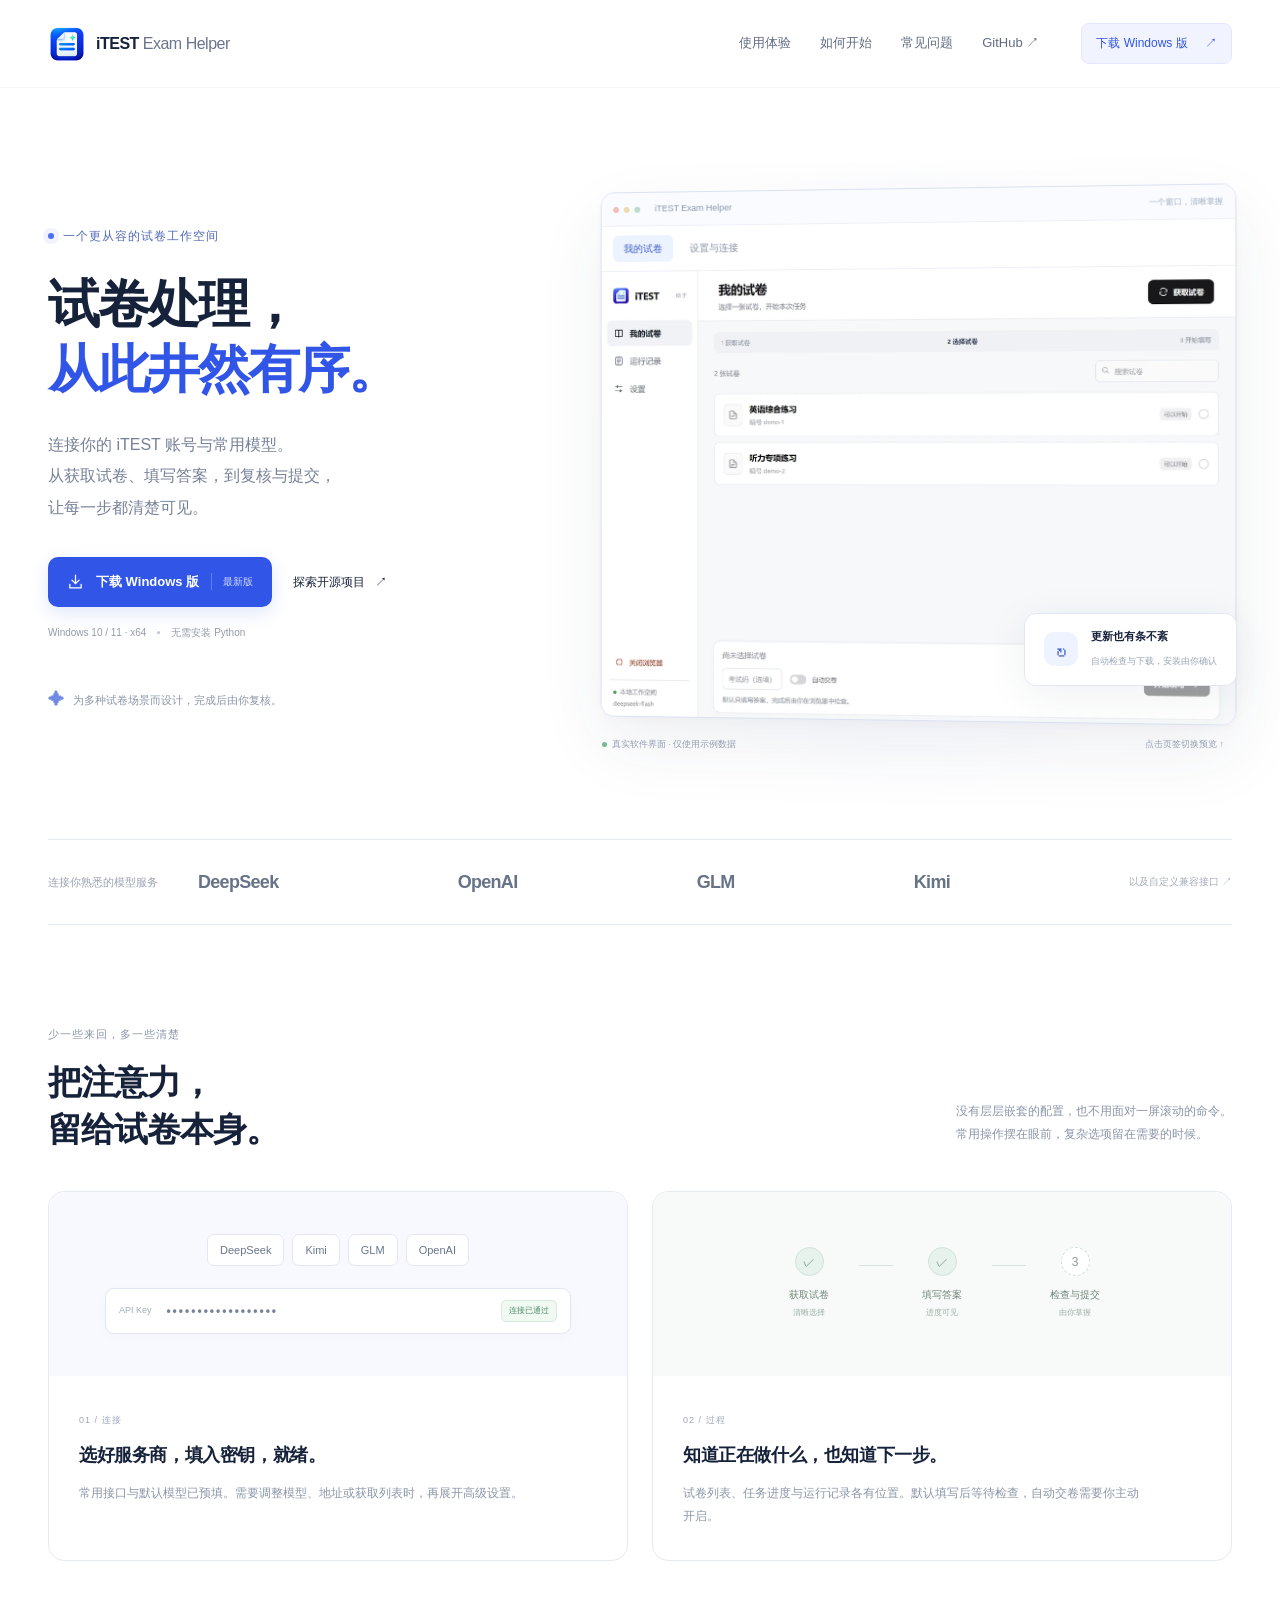
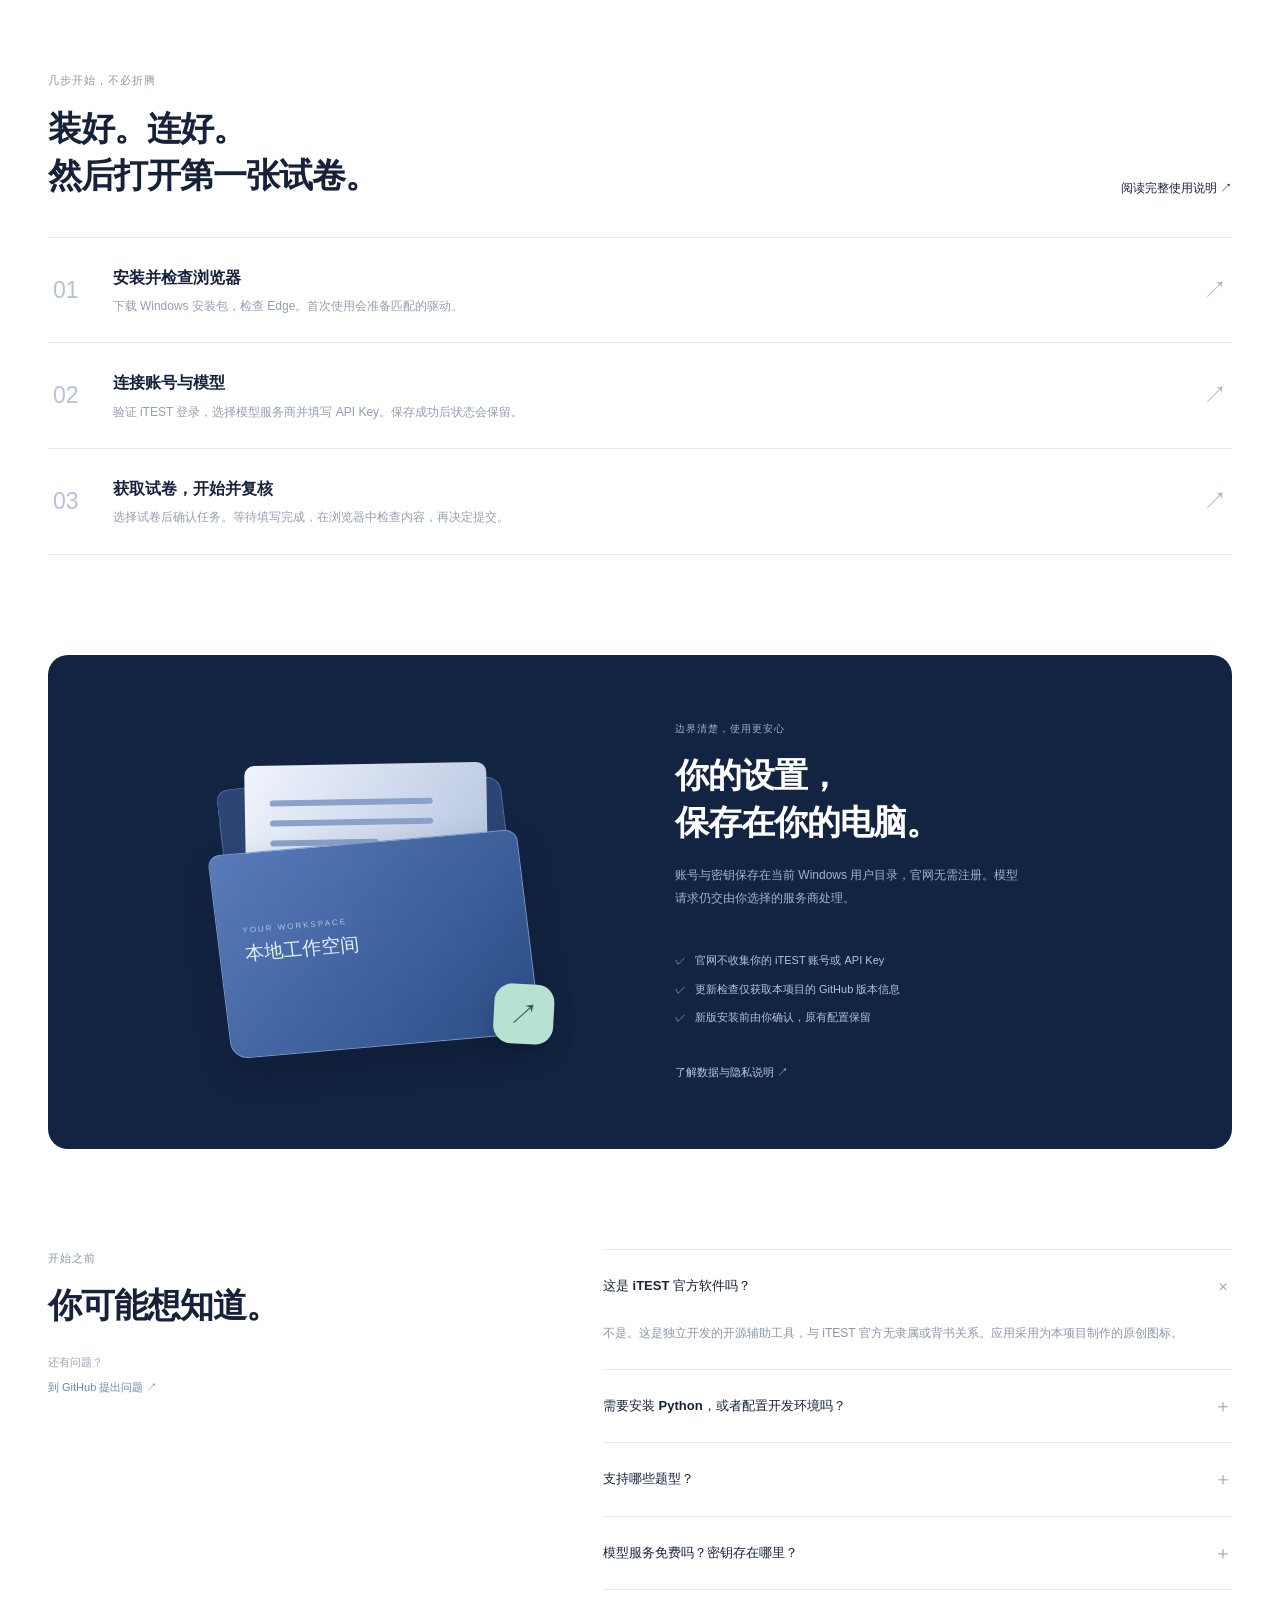
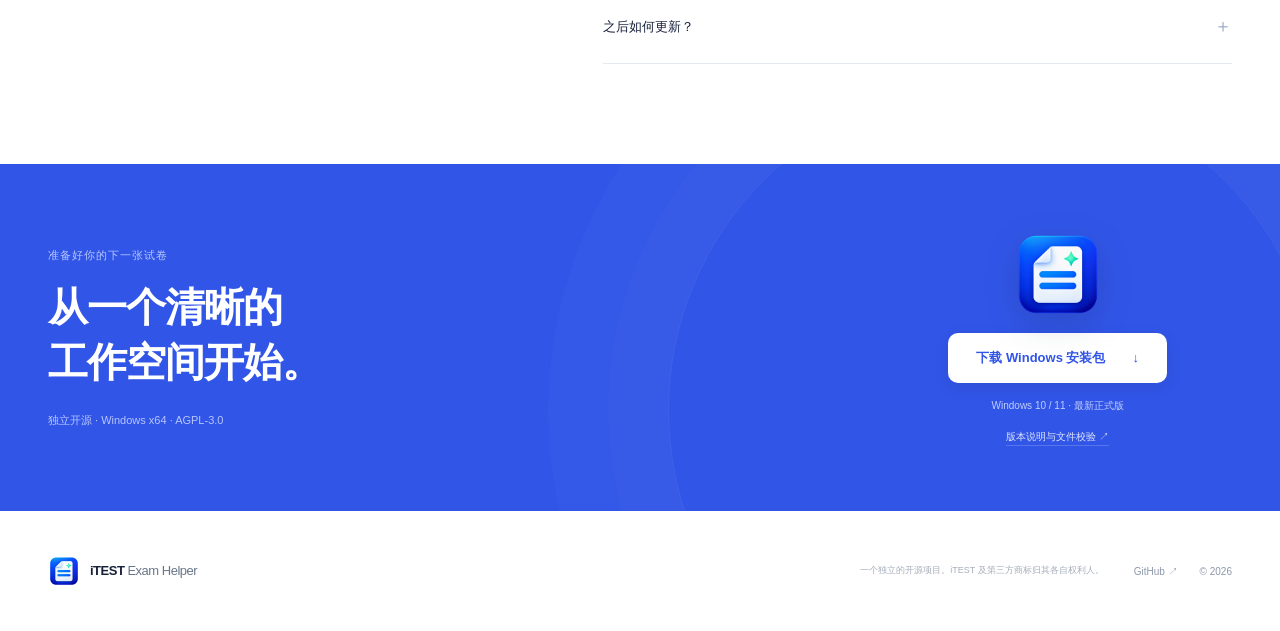
<file: website/index.html>
<!-- SPDX-License-Identifier: MIT -->
<!doctype html>
<html lang="zh-CN"><head><meta charset="utf-8"><meta name="viewport" content="width=device-width,initial-scale=1"><meta name="theme-color" content="#3155e7"><meta name="description" content="iTEST Exam Helper 是独立开源的 Windows 试卷辅助工具。连接账号与常用模型，清晰掌握试卷、作答与复核的每一步。"><meta property="og:title" content="iTEST Exam Helper · 试卷处理，从此井然有序"><meta property="og:description" content="一个清晰的 Windows 工作空间，连接你的试卷、模型与下一步。"><meta property="og:image" content="https://chenlinghan.github.io/itest-exam-helper/assets/app-icon.png"><link rel="icon" type="image/png" href="assets/app-icon.png"><link rel="stylesheet" href="style.css"><title>iTEST Exam Helper · 试卷处理，从此井然有序</title></head>
<body><a class="skip" href="#main">跳到主要内容</a>
<header class="site-header"><div class="container nav"><a class="brand" href="#"><img src="assets/app-icon.png" width="38" height="38" alt=""><span>iTEST <b>Exam Helper</b></span></a><nav aria-label="主导航"><a href="#experience">使用体验</a><a href="#workflow">如何开始</a><a href="#faq">常见问题</a><a href="https://github.com/ChenLingHan/itest-exam-helper" target="_blank" rel="noopener">GitHub ↗</a></nav><a class="nav-download" href="#download">下载 Windows 版 <span>↗</span></a></div></header>
<main id="main">
<section class="hero container"><div class="hero-copy"><div class="eyebrow"><span></span> 一个更从容的试卷工作空间</div><h1>试卷处理，<br><em>从此井然有序。</em></h1><p class="hero-description">连接你的 iTEST 账号与常用模型。<br>从获取试卷、填写答案，到复核与提交，<br>让每一步都清楚可见。</p><div class="hero-actions"><a class="button primary download-link" href="https://github.com/ChenLingHan/itest-exam-helper/releases/latest"><svg viewBox="0 0 24 24" aria-hidden="true"><path d="M12 3v12m-5-5 5 5 5-5M4 16v5h16v-5"/></svg>下载 Windows 版 <span class="release-version">最新版</span></a><a class="text-link" href="https://github.com/ChenLingHan/itest-exam-helper" target="_blank" rel="noopener">探索开源项目 <span>↗</span></a></div><p class="requirements"><span>Windows 10 / 11 · x64</span><i></i><span>无需安装 Python</span></p><div class="hero-bottom"><span class="tiny-icon">✦</span> 为多种试卷场景而设计，完成后由你复核。</div></div>
<div class="hero-product"><div class="product-halo"></div><div class="window"><div class="window-bar"><span class="window-dot"></span><span class="window-dot"></span><span class="window-dot"></span><span class="window-title">iTEST Exam Helper</span><span class="window-caption">一个窗口，清晰掌握</span></div><div class="product-tabs" role="tablist" aria-label="软件界面预览"><button id="tab-papers" role="tab" aria-selected="true" aria-controls="panel-papers">我的试卷</button><button id="tab-settings" role="tab" aria-selected="false" aria-controls="panel-settings" tabindex="-1">设置与连接</button></div><div id="panel-papers" role="tabpanel" aria-labelledby="tab-papers"><img class="app-screenshot" src="assets/papers-preview.webp" width="1107" height="785" alt="示例软件界面：选择试卷，查看操作指引并开始填写"></div><div id="panel-settings" role="tabpanel" aria-labelledby="tab-settings" hidden><img class="app-screenshot" src="assets/settings-preview.webp" width="1107" height="785" alt="示例软件界面：账号验证、模型连接和应用更新设置"></div></div><div class="product-caption"><span class="live-dot"></span>真实软件界面 · 仅使用示例数据 <span>点击页签切换预览 ↑</span></div><div class="floating-note"><span>↻</span><div><b>更新也有条不紊</b><small>自动检查与下载，安装由你确认</small></div></div></div></section>
<div class="compatibility container"><span>连接你熟悉的模型服务</span><div><b>DeepSeek</b><b>OpenAI</b><b>GLM</b><b>Kimi</b><span>以及自定义兼容接口 ↗</span></div></div>
<section class="experience container section" id="experience"><div class="section-intro"><div><p class="eyebrow muted">少一些来回，多一些清楚</p><h2>把注意力，<br>留给试卷本身。</h2></div><p>没有层层嵌套的配置，也不用面对一屏滚动的命令。<br>常用操作摆在眼前，复杂选项留在需要的时候。</p></div><div class="experience-grid"><article class="feature feature-connect"><div class="feature-visual"><span class="provider-tag">DeepSeek</span><span class="provider-tag">Kimi</span><span class="provider-tag">GLM</span><span class="provider-tag">OpenAI</span><div class="key-demo"><span>API Key</span><b>••••••••••••••••••</b><span class="ready-pill">连接已通过</span></div></div><div class="feature-text"><span>01 / 连接</span><h3>选好服务商，填入密钥，就绪。</h3><p>常用接口与默认模型已预填。需要调整模型、地址或获取列表时，再展开高级设置。</p></div></article><article class="feature feature-progress"><div class="step-demo" aria-label="步骤示意"><div><span class="done-dot">✓</span><b>获取试卷</b><small>清晰选择</small></div><i></i><div><span class="done-dot">✓</span><b>填写答案</b><small>进度可见</small></div><i></i><div><span class="review-dot">3</span><b>检查与提交</b><small>由你掌握</small></div></div><div class="feature-text"><span>02 / 过程</span><h3>知道正在做什么，也知道下一步。</h3><p>试卷列表、任务进度与运行记录各有位置。默认填写后等待检查，自动交卷需要你主动开启。</p></div></article></div></section>
<section class="workflow container section" id="workflow"><div class="section-intro"><div><p class="eyebrow muted">几步开始，不必折腾</p><h2>装好。连好。<br>然后打开第一张试卷。</h2></div><a class="text-link" href="https://github.com/ChenLingHan/itest-exam-helper#readme" target="_blank" rel="noopener">阅读完整使用说明 ↗</a></div><ol class="workflow-list"><li><span>01</span><div><h3>安装并检查浏览器</h3><p>下载 Windows 安装包，检查 Edge。首次使用会准备匹配的驱动。</p></div><span class="step-arrow">↗</span></li><li><span>02</span><div><h3>连接账号与模型</h3><p>验证 iTEST 登录，选择模型服务商并填写 API Key。保存成功后状态会保留。</p></div><span class="step-arrow">↗</span></li><li><span>03</span><div><h3>获取试卷，开始并复核</h3><p>选择试卷后确认任务。等待填写完成，在浏览器中检查内容，再决定提交。</p></div><span class="step-arrow">↗</span></li></ol></section>
<section class="privacy container"><div class="privacy-art" aria-hidden="true"><div class="folder-back"></div><div class="folder-paper"><span></span><span></span><span></span></div><div class="folder-front"><span>YOUR WORKSPACE</span><b>本地工作空间</b></div><div class="folder-seal">↗</div></div><div class="privacy-copy"><p class="eyebrow">边界清楚，使用更安心</p><h2>你的设置，<br>保存在你的电脑。</h2><p>账号与密钥保存在当前 Windows 用户目录，官网无需注册。模型请求仍交由你选择的服务商处理。</p><ul><li>官网不收集你的 iTEST 账号或 API Key</li><li>更新检查仅获取本项目的 GitHub 版本信息</li><li>新版安装前由你确认，原有配置保留</li></ul><a href="https://github.com/ChenLingHan/itest-exam-helper#本地数据与隐私" target="_blank" rel="noopener">了解数据与隐私说明 ↗</a></div></section>
<section class="faq container section" id="faq"><div><p class="eyebrow muted">开始之前</p><h2>你可能想知道。</h2><p class="faq-aside">还有问题？<a href="https://github.com/ChenLingHan/itest-exam-helper/issues" target="_blank" rel="noopener">到 GitHub 提出问题 ↗</a></p></div><div class="faq-list"><details open><summary>这是 iTEST 官方软件吗？<span>＋</span></summary><p>不是。这是独立开发的开源辅助工具，与 iTEST 官方无隶属或背书关系。应用采用为本项目制作的原创图标。</p></details><details><summary>需要安装 Python，或者配置开发环境吗？<span>＋</span></summary><p>不需要。Windows x64 安装包已包含运行依赖、离线英语语音模型与 FFmpeg。电脑需安装 Microsoft Edge；缺少 WebView2 时安装程序会提示安装。</p></details><details><summary>支持哪些题型？<span>＋</span></summary><p>目前支持标准单选、多选、下拉、文本填空及多行写作控件，可读取阅读材料与听力转写。口语、图片或视频、富文本和未识别控件会停止处理。模型可能答错，完成后需要复核，不能承诺覆盖全部考试。</p></details><details><summary>模型服务免费吗？密钥存在哪里？<span>＋</span></summary><p>软件开源，模型 API 的费用、权限和可用性由所选服务商决定。账号及 API Key 以明文保存在当前 Windows 用户目录，请勿分享配置文件；官网不接收这些信息。</p></details><details><summary>之后如何更新？<span>＋</span></summary><p>新版软件默认自动检查并下载正式更新，下载完成会核对校验值；安装由你确认，也可在“应用与更新”中关闭自动更新或手动检查。旧版可直接从本站下载安装包覆盖更新。</p></details></div></section>
<section class="download-section" id="download"><div class="container download-inner"><div><p class="eyebrow">准备好你的下一张试卷</p><h2>从一个清晰的<br>工作空间开始。</h2><p>独立开源 · Windows x64 · AGPL-3.0</p></div><div class="download-action"><img src="assets/app-icon.png" width="90" height="90" alt="iTEST Exam Helper 原创图标"><a class="button download-light download-link" href="https://github.com/ChenLingHan/itest-exam-helper/releases/latest">下载 Windows 安装包 <span>↓</span></a><span class="download-meta">Windows 10 / 11 · <span class="release-version">最新正式版</span></span><a class="download-history" href="https://github.com/ChenLingHan/itest-exam-helper/releases" target="_blank" rel="noopener">版本说明与文件校验 ↗</a></div></div></section>
</main><footer class="container footer"><a class="brand" href="#"><img src="assets/app-icon.png" width="32" height="32" alt=""><span>iTEST <b>Exam Helper</b></span></a><p>一个独立的开源项目。iTEST 及第三方商标归其各自权利人。</p><div><a href="https://github.com/ChenLingHan/itest-exam-helper" target="_blank" rel="noopener">GitHub ↗</a><span>© 2026</span></div></footer><script src="app.js" defer></script></body></html>
</file>
<file: website/style.css>
/* SPDX-License-Identifier: MIT */
@charset "UTF-8";:root{--ink:#16213a;--muted:#748096;--blue:#3155e7;--line:#e5e9f2;--soft:#f6f8fc}*{box-sizing:border-box}html{scroll-behavior:smooth;scroll-padding-top:98px}body{margin:0;background:#fff;color:var(--ink);font:15px/1.7 "Segoe UI Variable Text","Segoe UI","Microsoft YaHei",sans-serif;-webkit-font-smoothing:antialiased}a{color:inherit;text-decoration:none}button{font:inherit;cursor:pointer}img{max-width:100%;height:auto;display:block}h1,h2,h3,p{margin:0}button,a{-webkit-tap-highlight-color:transparent}a:focus-visible,button:focus-visible,summary:focus-visible{outline:3px solid #9dafee;outline-offset:5px;border-radius:5px}[hidden]{display:none!important}.container{width:min(1280px,calc(100% - 96px));margin-inline:auto}.skip{position:fixed;left:16px;top:-90px;z-index:99;padding:10px;background:#fff}.skip:focus{top:10px}.site-header{height:88px;border-bottom:1px solid #e9edf48f;position:sticky;top:0;z-index:20;background:#fffffff2;backdrop-filter:blur(18px)}.nav{height:100%;display:flex;align-items:center;gap:42px}.brand{display:flex;align-items:center;gap:10px;white-space:nowrap;font-size:16px;font-weight:700;letter-spacing:-.5px}.brand b{font-weight:450;color:#69758b}.nav nav{display:flex;gap:29px;margin-left:auto;font-size:13px;color:#606c82}.nav nav a:hover,.text-link:hover{color:var(--blue)}.nav-download{background:#f1f4ff;color:#3155e7;border:1px solid #e2e7ff;border-radius:8px;font-size:12px;padding:9px 14px;white-space:nowrap}.nav-download span{margin-left:14px}.hero{padding-block:100px 86px;display:grid;grid-template-columns:.88fr 1.12fr;align-items:center;gap:44px;position:relative}.eyebrow{font-size:12px;font-weight:550;letter-spacing:1px;display:flex;align-items:center;gap:9px;color:#5169b5}.eyebrow>span{height:6px;width:6px;border-radius:50%;background:#4b70f1;box-shadow:0 0 0 5px #f0f3ff}h1{font-size:clamp(42px,4.1vw,62px);font-weight:720;letter-spacing:-2px;line-height:1.24;margin-top:25px}h1 em{font-style:normal;color:var(--blue)}.hero-description{font-size:16px;line-height:1.95;color:#768197;margin-top:28px}.hero-actions{display:flex;align-items:center;gap:21px;margin-top:34px;flex-wrap:wrap}.button{display:inline-flex;align-items:center;justify-content:center;gap:12px;border-radius:10px;font-size:13px;font-weight:600;padding:14px 19px;transition:transform .2s,box-shadow .2s}.button:hover{transform:translateY(-2px)}.primary{background:var(--blue);color:#fff;box-shadow:0 6px 18px #3155e726}.primary:hover{box-shadow:0 8px 25px #3155e744}.button svg{width:17px;height:17px;fill:none;stroke:currentColor;stroke-width:1.8;stroke-linecap:round;stroke-linejoin:round}.primary .release-version{font-size:10px;color:#d1daff;border-left:1px solid #ffffff40;padding-left:11px;font-weight:450}.text-link{display:inline-flex;align-items:center;gap:10px;font-size:12px;font-weight:550}.requirements{display:flex;gap:11px;align-items:center;font-size:10px;color:#919aac;margin-top:17px}.requirements i{width:3px;height:3px;border-radius:50%;background:#bec6d4}.hero-bottom{margin-top:45px;display:flex;align-items:center;gap:8px;font-size:11px;color:#8c97a9}.tiny-icon{color:#6e8ae2;font-size:17px}.hero-product{position:relative;min-width:0}.product-halo{position:absolute;inset:-60px -20px;background:radial-gradient(ellipse,#e6ecff9e,transparent 67%);z-index:-1}.window{border:1px solid #dae1ef;box-shadow:0 28px 70px #27396213,0 4px 12px #27396208;border-radius:14px;overflow:hidden;background:#fff;transform:perspective(1600px) rotateY(-5deg);transform-origin:center}.window-bar{height:34px;display:flex;align-items:center;gap:5px;padding:0 12px;background:#f9fbff;border-bottom:1px solid #edf0f6;font-size:9px;color:#8b95a9}.window-dot{height:6px;width:6px;background:#dce3ed;border-radius:50%}.window-dot:first-child{background:#f3bfba}.window-dot:nth-child(2){background:#eddbab}.window-dot:nth-child(3){background:#b9ddcd}.window-title{margin-left:10px}.window-caption{margin-left:auto;font-size:8px;color:#a4adbd}.product-tabs{display:flex;gap:6px;padding:9px 12px;border-bottom:1px solid #edf0f6}.product-tabs button{background:transparent;border:0;font-size:10px;color:#8490a4;padding:5px 11px;border-radius:6px}.product-tabs button[aria-selected=true]{background:#edf2ff;color:#3b5bc4}.app-screenshot{width:100%;aspect-ratio:1107/785;object-fit:cover;object-position:top}.product-caption{display:flex;align-items:center;gap:5px;font-size:9px;color:#99a3b6;margin-top:16px;padding:0 8px}.product-caption>span:last-child{margin-left:auto}.live-dot{height:5px;width:5px;border-radius:50%;background:#7ab99a}.floating-note{position:absolute;right:-5px;bottom:67px;background:#fff;border:1px solid #e2e8f3;border-radius:12px;box-shadow:0 8px 40px #22345513;padding:13px 19px;display:flex;gap:13px;align-items:center}.floating-note>span{width:34px;height:34px;display:grid;place-items:center;background:#eef3ff;color:#4768cf;font-size:22px;border-radius:10px}.floating-note b{display:block;font-size:11px;font-weight:600}.floating-note small{font-size:9px;color:#9aa4b5}.compatibility{border-top:1px solid var(--line);border-bottom:1px solid var(--line);padding-block:27px;display:flex;align-items:center;gap:40px}.compatibility>span{font-size:11px;color:#99a2b1}.compatibility>div{display:flex;align-items:center;justify-content:space-between;gap:40px;flex:1}.compatibility b{font-size:18px;letter-spacing:-.7px;color:#677387;font-weight:650}.compatibility>div>span{font-size:10px;color:#a4adba}.section{padding-block:100px}.section-intro{display:flex;align-items:flex-end;justify-content:space-between;gap:40px;margin-bottom:38px}.muted{color:#8b96a9;font-size:11px}h2{font-size:34px;line-height:1.38;letter-spacing:-1px;font-weight:650}.section-intro h2{margin-top:15px}.section-intro>p{font-size:12px;line-height:1.95;color:#8a95a8;padding-bottom:6px}.experience-grid{display:grid;grid-template-columns:1fr 1fr;gap:24px}.feature{border:1px solid var(--line);border-radius:16px;overflow:hidden}.feature-visual,.step-demo{height:184px;background:#f7f9fe;display:flex;align-items:center;justify-content:center;position:relative;gap:8px;flex-wrap:wrap;padding:35px 30px}.provider-tag{font-size:11px;background:#fff;border:1px solid #e2e8f3;border-radius:7px;padding:6px 12px;color:#68778f}.key-demo{display:flex;align-items:center;gap:15px;width:90%;border:1px solid #e1e7f2;border-radius:9px;background:#fff;padding:11px 13px;font-size:9px;color:#a1abba;box-shadow:0 4px 15px #22345505}.key-demo b{color:#758299;font-size:12px;letter-spacing:2px}.ready-pill{margin-left:auto;white-space:nowrap;color:#4e8867;background:#f0faf3;padding:3px 7px;border:1px solid #d5e9dd;border-radius:5px;font-size:8px}.feature-text{padding:29px 30px 33px}.feature-text>span{font-size:9px;color:#9ba6b8;letter-spacing:1px}.feature-text h3{font-size:18px;margin:10px 0 11px;letter-spacing:-.4px;font-weight:600}.feature-text p{font-size:12px;color:#8b96a7;line-height:1.9;max-width:460px}.step-demo{gap:13px;flex-wrap:nowrap;background:#f7faf9}.step-demo>div{text-align:center;min-width:73px;display:flex;flex-direction:column;align-items:center}.step-demo b{font-size:10px;margin-top:10px;font-weight:550;color:#728677}.step-demo small{font-size:8px;margin-top:3px;color:#a0afa5}.step-demo>i{height:1px;background:#d7e5dc;width:34px;margin-top:-37px}.done-dot,.review-dot{border-radius:50%;width:29px;height:29px;display:grid;place-items:center;font-size:12px;background:#e7f2ec;color:#67947b;border:1px solid #cfe3d6}.review-dot{background:#fff;color:#8a9b90;border-style:dashed}.workflow{padding-top:10px}.workflow-list{list-style:none;padding:0;margin:0;border-top:1px solid var(--line)}.workflow-list li{display:flex;align-items:center;gap:34px;padding:26px 5px;border-bottom:1px solid var(--line)}.workflow-list li>span:first-child{font-size:23px;font-weight:350;color:#b7c2d6;font-variant-numeric:tabular-nums}.workflow-list h3{font-size:16px;font-weight:600;margin-bottom:5px}.workflow-list p{font-size:12px;color:#939eaf}.step-arrow{margin-left:auto;font-size:24px;color:#a8b6d4}.privacy{display:grid;grid-template-columns:1fr 1fr;gap:70px;align-items:center;border-radius:20px;padding:65px 85px;background:#132443;color:#fff;overflow:hidden}.privacy-copy>.eyebrow{color:#9eafd3;font-size:10px}.privacy h2{margin:15px 0 19px;font-size:34px}.privacy-copy>p:not(.eyebrow){font-size:12px;color:#a3b1ca;line-height:1.9;max-width:350px}.privacy ul{list-style:none;padding:20px 0 10px;font-size:11px;color:#b5c3dc}.privacy li{margin:10px 0}.privacy li:before{content:'✓';color:#86b8b1;margin-right:9px}.privacy-copy>a{font-size:11px;color:#b8c9f0}.privacy-art{height:290px;width:310px;position:relative;justify-self:center;transform:rotate(-7deg)}.folder-back{position:absolute;left:16px;top:35px;right:10px;bottom:23px;background:#2c4575;border:1px solid #526a98;border-radius:15px}.folder-back:before{content:'';position:absolute;top:-20px;left:-1px;width:112px;height:28px;background:#2c4575;border:1px solid #526a98;border-bottom:0;border-radius:12px 15px 0 0}.folder-paper{position:absolute;left:37px;right:31px;top:7px;height:190px;border-radius:10px;background:linear-gradient(120deg,#f0f4fc,#aebedc);transform:rotate(6deg);padding:35px 25px}.folder-paper>span{display:block;height:6px;border-radius:4px;background:#8ba1ca;margin-bottom:14px;width:85%}.folder-paper>span:last-child{width:56%}.folder-front{position:absolute;inset:85px 0 0;background:linear-gradient(135deg,#597bba,#2a4d85);border:1px solid #7b99cf;border-radius:12px 12px 17px 17px;transform:skewY(2deg);box-shadow:0 16px 35px #0003;padding:70px 25px 20px}.folder-front>span{display:block;font-size:8px;letter-spacing:2px;color:#afc4e7}.folder-front b{font-size:19px;font-weight:500;color:#e6efff}.folder-seal{position:absolute;bottom:-15px;right:-15px;width:60px;height:60px;border-radius:18px;background:#b7e1d1;color:#365d63;display:grid;place-items:center;font-size:30px;transform:rotate(10deg);box-shadow:0 8px 25px #0002}.faq{display:grid;grid-template-columns:.85fr 1.15fr;gap:90px}.faq h2{margin-top:15px}.faq-aside{font-size:11px;color:#9aa4b5;margin-top:24px}.faq-aside a{display:block;color:#6e83b4;margin-top:6px}.faq-list details{border-bottom:1px solid var(--line)}.faq-list details:first-child{border-top:1px solid var(--line)}.faq-list summary{padding:21px 0;cursor:pointer;font-size:13px;font-weight:550;list-style:none;display:flex;align-items:center;justify-content:space-between;gap:20px}.faq-list summary::-webkit-details-marker{display:none}.faq-list summary>span{color:#9aa9c1;font-size:18px;font-weight:350}.faq-list details[open] summary>span{transform:rotate(45deg)}.faq-list p{font-size:12px;line-height:1.95;color:#8b96a8;padding:0 35px 23px 0}.download-section{background:var(--blue);color:#fff;padding-block:65px;position:relative;overflow:hidden}.download-section:after{content:'';position:absolute;width:650px;height:650px;border:1px solid #ffffff12;border-radius:50%;right:-40px;top:-80px;pointer-events:none;box-shadow:0 0 0 60px #ffffff05,0 0 0 120px #ffffff04}.download-inner{display:flex;align-items:center;justify-content:space-between;gap:50px;position:relative;z-index:1}.download-inner .eyebrow{color:#b8c8ff;font-size:11px}.download-inner h2{font-size:40px;margin:16px 0 20px;font-weight:600}.download-inner p:last-child{font-size:11px;color:#b7c6ff}.download-action{display:flex;flex-direction:column;align-items:center;gap:14px;margin-right:65px}.download-action>img{filter:drop-shadow(0 10px 16px #13244330)}.download-light{background:white;color:#3155e7;padding-inline:28px;box-shadow:0 5px 15px #16213a18}.download-light>span{margin-left:15px}.download-meta{font-size:10px;color:#c1ceff}.download-history{font-size:10px;color:#e0e7ff;border-bottom:1px solid #ffffff30}.footer{display:flex;align-items:center;gap:30px;min-height:120px}.footer .brand{font-size:13px}.footer p{font-size:9px;color:#a6adba;margin-left:auto}.footer>div{display:flex;gap:22px;font-size:10px;color:#8c97a9}
.key-demo b{flex:1;min-width:0;white-space:nowrap;overflow:hidden}
@media(min-width:1600px){.hero{padding-block:120px}.container{max-width:1360px}.hero{gap:70px}}
@media(max-width:1100px){.container{width:calc(100% - 60px)}.nav{gap:24px}.nav nav{gap:18px}.hero{gap:25px;padding-block:70px 60px}.hero-description{font-size:14px}.hero-actions{gap:14px}.hero-bottom{margin-top:30px}.compatibility{gap:25px}.compatibility>div{gap:20px}.compatibility>div>span{display:none}.privacy{padding:50px;gap:40px}.privacy-art{transform:scale(.85) rotate(-7deg)}.faq{gap:50px}.footer{flex-wrap:wrap;gap:15px;padding-block:27px}.footer p{order:3;width:100%;margin:0}.footer>div{margin-left:auto}}
@media(max-width:800px){.site-header{height:72px}.nav nav{display:none}.nav-download{margin-left:auto}.hero{grid-template-columns:1fr;gap:50px;padding-top:55px}.hero-copy{max-width:600px}.hero h1{font-size:54px}.hero-description br{display:none}.hero-description{max-width:440px;font-size:15px}.hero-bottom{margin-top:25px}.hero-product{max-width:660px;width:100%;margin:auto}.window{transform:none}.floating-note{right:10px;bottom:55px}.compatibility{align-items:flex-start;flex-direction:column;gap:15px}.compatibility>div{width:100%;gap:15px}.section{padding-block:65px}.section-intro{align-items:flex-start;flex-direction:column;gap:20px;margin-bottom:28px}.experience-grid{gap:15px}.feature-visual,.step-demo{padding-inline:15px}.provider-tag{font-size:9px;padding:5px 8px}.key-demo{gap:9px;width:100%}.key-demo b{font-size:9px}.ready-pill{display:none}.feature-text{padding:23px}.feature-text h3{font-size:15px}.step-demo{gap:7px}.step-demo>div{min-width:61px}.step-demo>i{width:12px}.privacy{grid-template-columns:1fr;gap:25px;padding:35px 45px}.privacy-art{height:260px;transform:scale(.85) rotate(-7deg);margin-bottom:-10px}.privacy-copy>p:not(.eyebrow){max-width:100%}.faq{grid-template-columns:1fr;gap:30px}.faq-aside{margin-top:13px}.faq-aside a{display:inline-block;margin-left:6px}.download-action{margin-right:0}.download-inner h2{font-size:32px}.download-inner{gap:30px}.download-action>img{width:75px}.download-light{font-size:12px;padding-inline:18px}}
@media(max-width:520px){.container{width:calc(100% - 40px)}.brand{gap:6px;font-size:13px}.brand img{width:32px}.brand b{font-size:11px}.nav-download{padding:7px 10px;font-size:10px}.nav-download span{display:none}.nav{gap:15px}.hero{padding-block:42px}.hero .eyebrow{font-size:10px}.hero h1{font-size:43px;letter-spacing:-1.5px;margin-top:20px}.hero-description{font-size:13px;margin-top:23px}.hero-actions{gap:15px;margin-top:27px}.button{padding:12px 14px;font-size:11px}.primary .release-version{font-size:8px}.text-link{font-size:10px}.hero-bottom{font-size:9px}.window{border-radius:9px}.window-bar{height:27px}.window-caption{display:none}.product-tabs{padding:6px 8px}.product-caption{font-size:7px;padding:0}.product-caption>span:last-child{font-size:7px}.floating-note{bottom:45px;right:0;padding:8px 11px;border-radius:9px;gap:8px}.floating-note>span{height:27px;width:27px;font-size:18px}.floating-note b{font-size:9px}.floating-note small{font-size:7px}.compatibility b{font-size:16px}.compatibility>span{font-size:10px}.experience-grid{grid-template-columns:1fr;gap:20px}h2{font-size:28px}.feature-visual,.step-demo{height:165px;padding-inline:25px}.key-demo{width:90%}.ready-pill{display:inline}.step-demo{gap:16px}.step-demo>i{width:24px}.feature-text h3{font-size:17px}.section-intro>p{font-size:11px}.workflow-list li{gap:20px;padding-block:22px}.workflow-list h3{font-size:14px}.workflow-list p{font-size:11px}.workflow-list li>span:first-child{font-size:21px}.step-arrow{display:none}.privacy{padding:20px 25px 35px;gap:10px}.privacy h2{font-size:29px}.privacy-art{transform:scale(.8) rotate(-7deg);margin-left:-8px}.download-inner{flex-direction:column;align-items:flex-start;gap:30px}.download-inner h2{font-size:33px}.download-action{align-items:flex-start;position:relative;width:100%;padding-top:6px}.download-action>img{position:absolute;right:0;top:0;width:77px}.download-light{padding:13px 19px}.download-meta,.download-history{font-size:9px}.footer>div{gap:15px}.footer .brand{font-size:11px}.footer .brand b{font-size:10px}.footer p{font-size:8px;line-height:1.8}}
@media(prefers-reduced-motion:reduce){html{scroll-behavior:auto}*,*:before,*:after{transition:none!important}}
</file>
